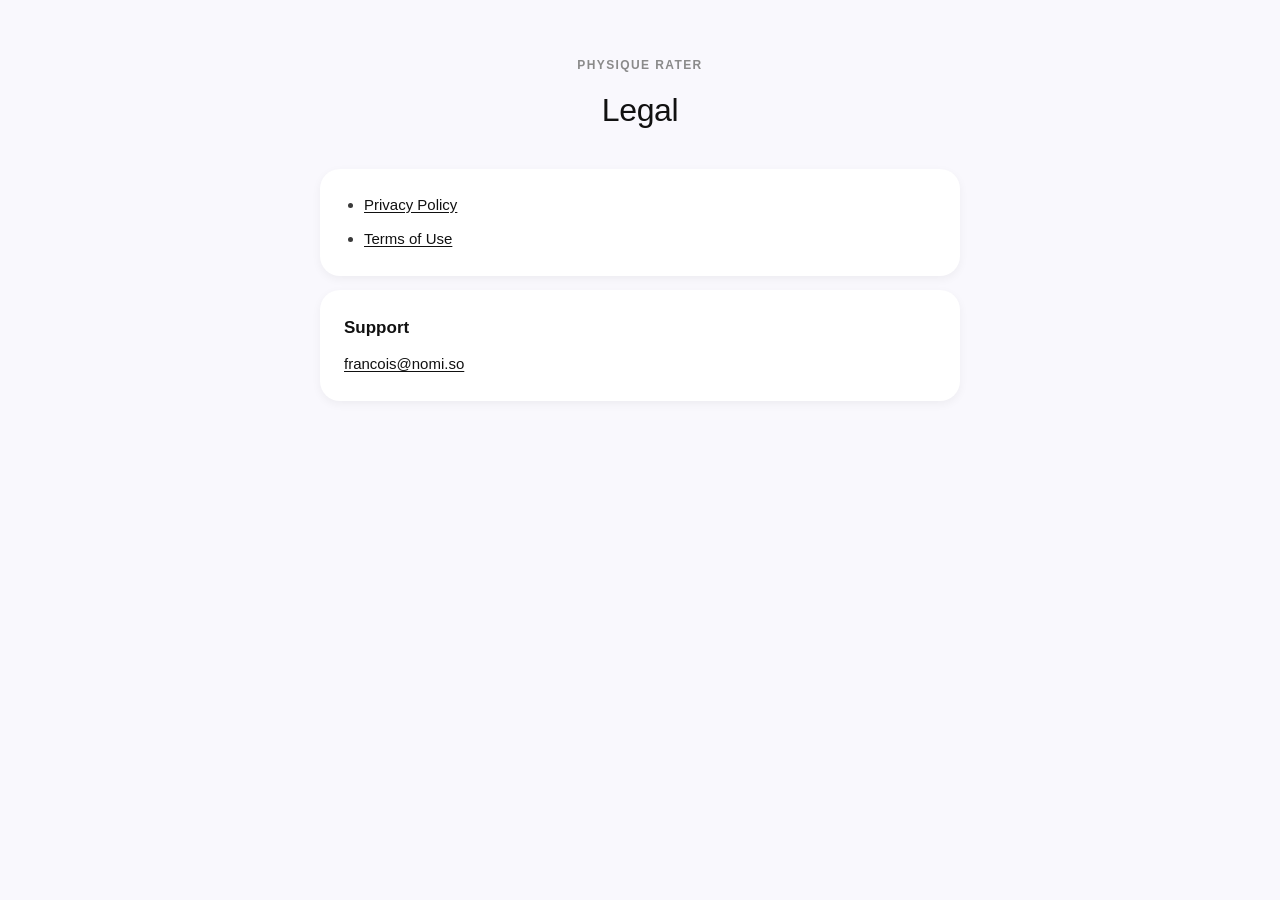
<file: index.html>
<!doctype html>
<html lang="en">
<head>
<meta charset="utf-8">
<meta name="viewport" content="width=device-width, initial-scale=1">
<title>Physique Rater</title>
<link rel="stylesheet" href="style.css">
</head>
<body>
<header>
  <div class="app">Physique Rater</div>
  <h1>Legal</h1>
</header>
<main>
<section>
  <ul>
    <li><a href="privacy.html">Privacy Policy</a></li>
    <li><a href="terms.html">Terms of Use</a></li>
  </ul>
</section>
<section>
  <h2>Support</h2>
  <p><a href="mailto:francois@nomi.so">francois@nomi.so</a></p>
</section>
</main>
</body>
</html>
</file>
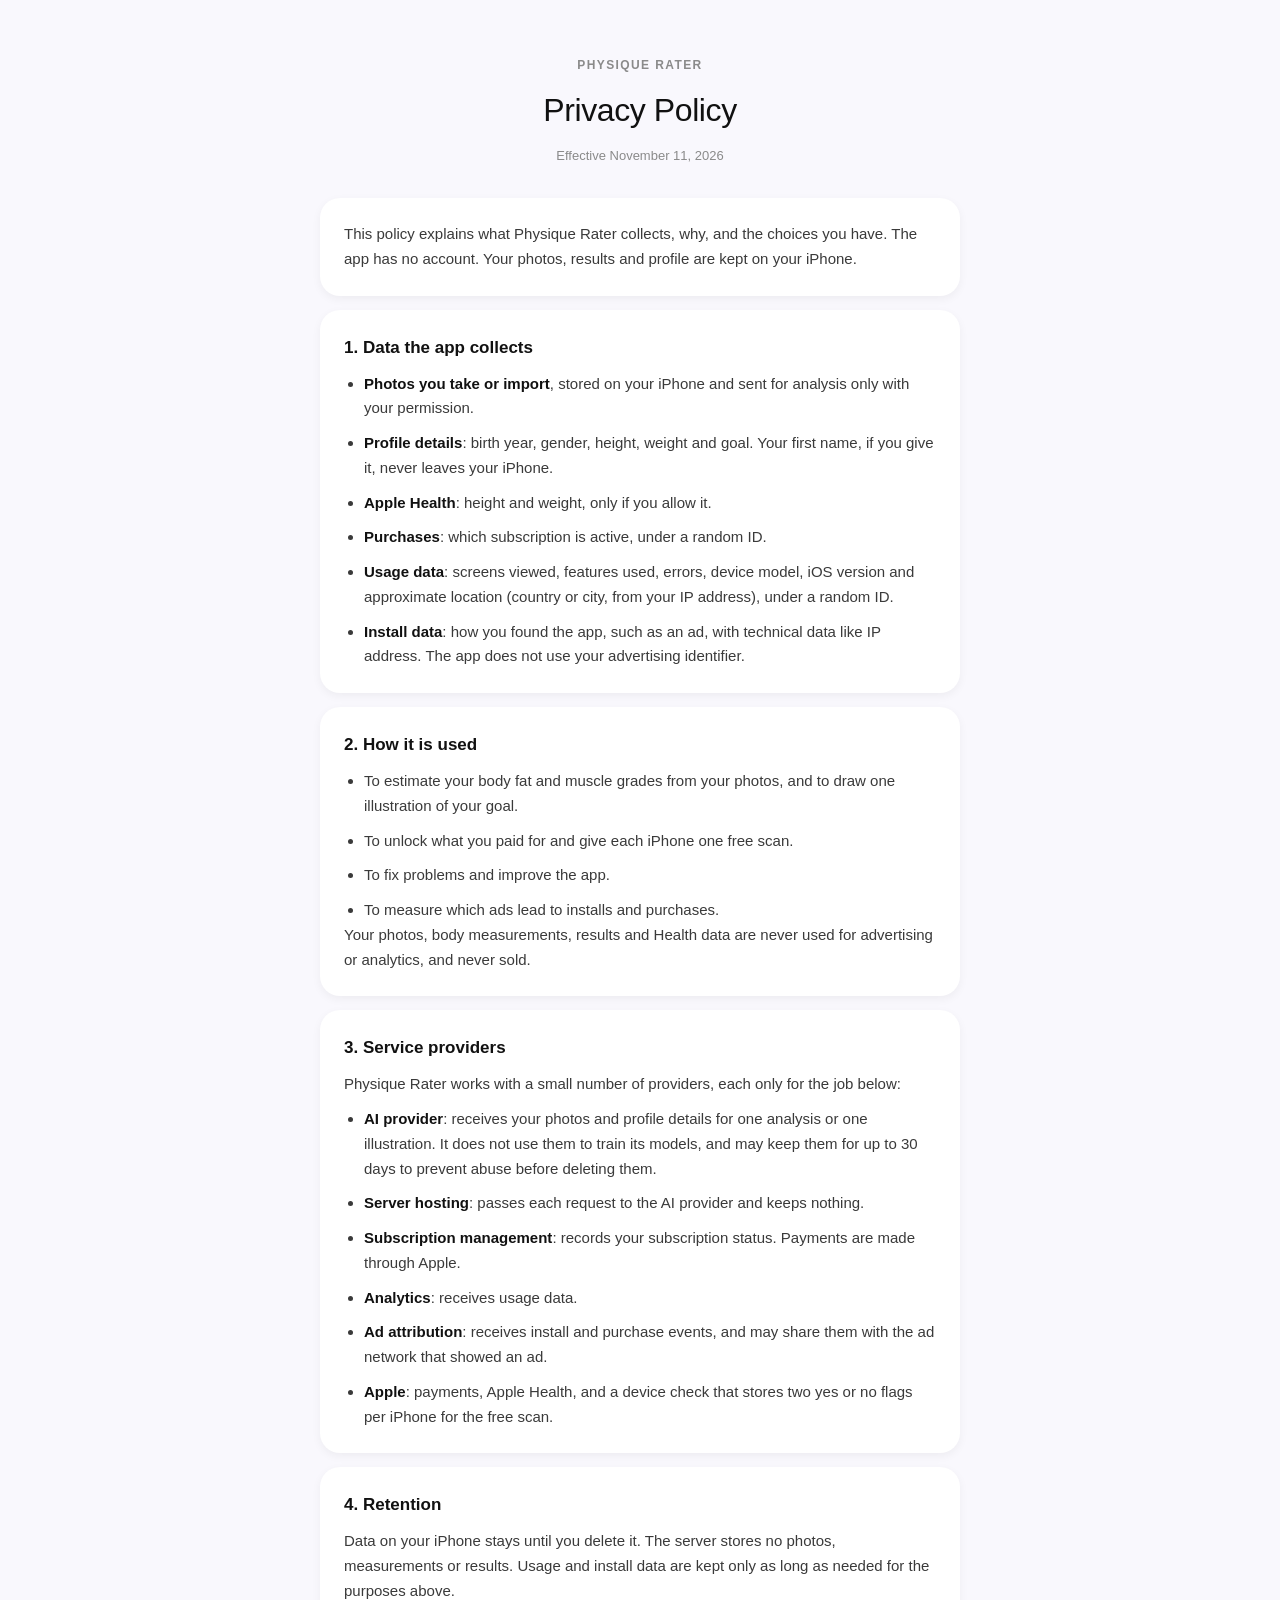
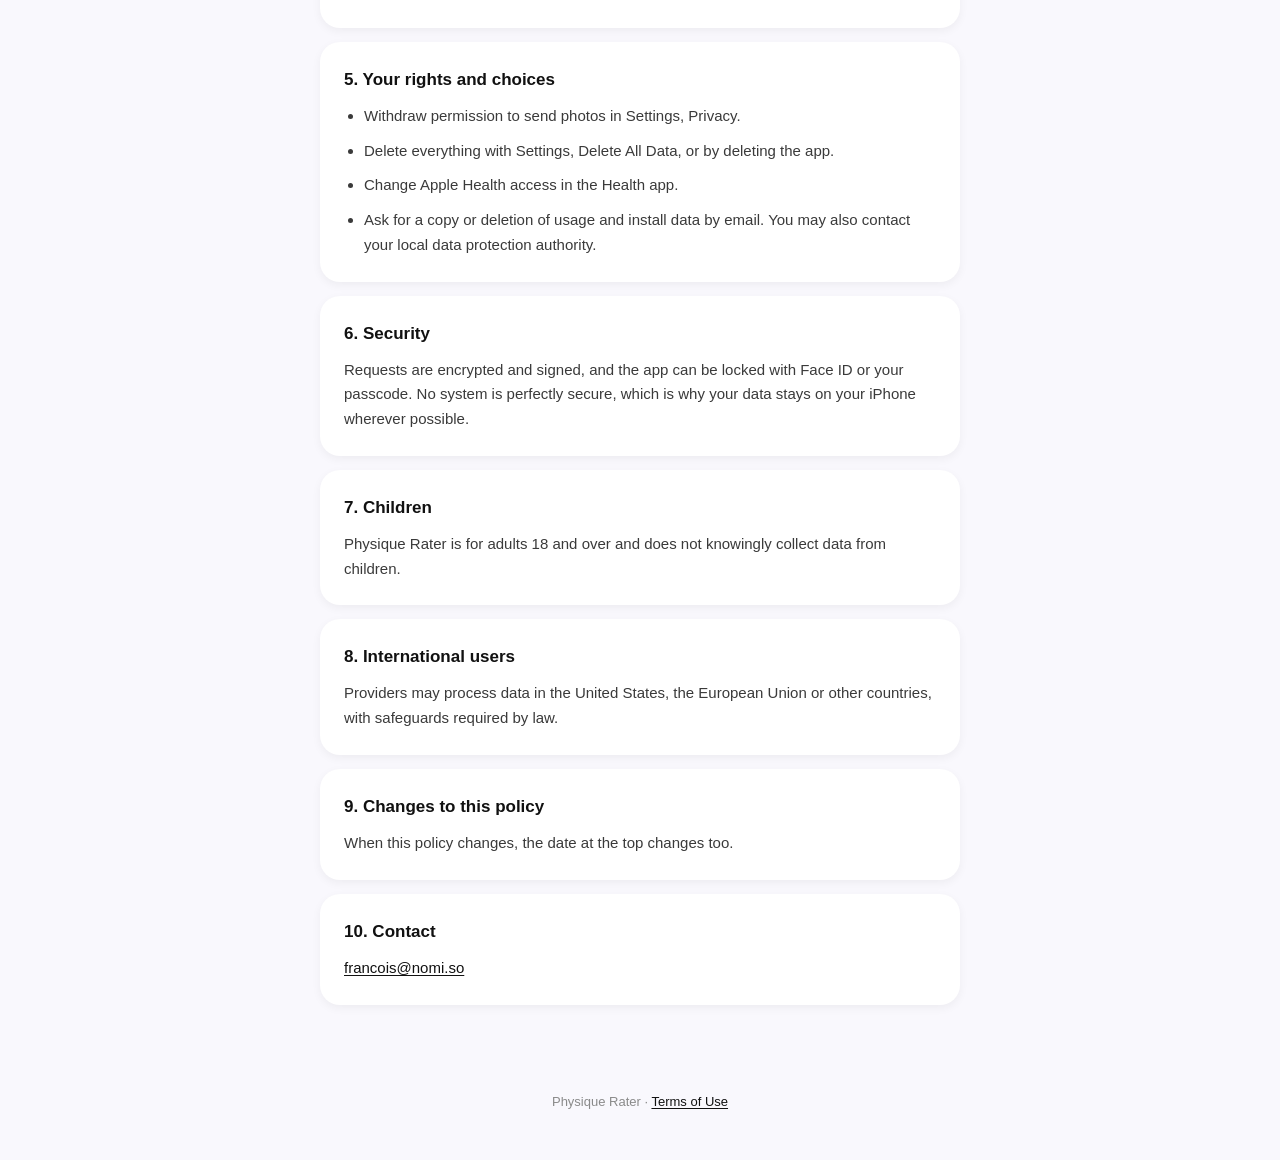
<file: privacy.html>
<!doctype html>
<html lang="en">
<head>
<meta charset="utf-8">
<meta name="viewport" content="width=device-width, initial-scale=1">
<title>Physique Rater Privacy Policy</title>
<link rel="stylesheet" href="style.css">
</head>
<body>
<header>
  <div class="app">Physique Rater</div>
  <h1>Privacy Policy</h1>
  <div class="date">Effective November 11, 2026</div>
</header>
<main>

<section>
  <p>This policy explains what Physique Rater collects, why, and the choices you have. The app has no account. Your photos, results and profile are kept on your iPhone.</p>
</section>

<section>
  <h2>1. Data the app collects</h2>
  <ul>
    <li><strong>Photos you take or import</strong>, stored on your iPhone and sent for analysis only with your permission.</li>
    <li><strong>Profile details</strong>: birth year, gender, height, weight and goal. Your first name, if you give it, never leaves your iPhone.</li>
    <li><strong>Apple Health</strong>: height and weight, only if you allow it.</li>
    <li><strong>Purchases</strong>: which subscription is active, under a random ID.</li>
    <li><strong>Usage data</strong>: screens viewed, features used, errors, device model, iOS version and approximate location (country or city, from your IP address), under a random ID.</li>
    <li><strong>Install data</strong>: how you found the app, such as an ad, with technical data like IP address. The app does not use your advertising identifier.</li>
  </ul>
</section>

<section>
  <h2>2. How it is used</h2>
  <ul>
    <li>To estimate your body fat and muscle grades from your photos, and to draw one illustration of your goal.</li>
    <li>To unlock what you paid for and give each iPhone one free scan.</li>
    <li>To fix problems and improve the app.</li>
    <li>To measure which ads lead to installs and purchases.</li>
  </ul>
  <p>Your photos, body measurements, results and Health data are never used for advertising or analytics, and never sold.</p>
</section>

<section>
  <h2>3. Service providers</h2>
  <p>Physique Rater works with a small number of providers, each only for the job below:</p>
  <ul>
    <li><strong>AI provider</strong>: receives your photos and profile details for one analysis or one illustration. It does not use them to train its models, and may keep them for up to 30 days to prevent abuse before deleting them.</li>
    <li><strong>Server hosting</strong>: passes each request to the AI provider and keeps nothing.</li>
    <li><strong>Subscription management</strong>: records your subscription status. Payments are made through Apple.</li>
    <li><strong>Analytics</strong>: receives usage data.</li>
    <li><strong>Ad attribution</strong>: receives install and purchase events, and may share them with the ad network that showed an ad.</li>
    <li><strong>Apple</strong>: payments, Apple Health, and a device check that stores two yes or no flags per iPhone for the free scan.</li>
  </ul>
</section>

<section>
  <h2>4. Retention</h2>
  <p>Data on your iPhone stays until you delete it. The server stores no photos, measurements or results. Usage and install data are kept only as long as needed for the purposes above.</p>
</section>

<section>
  <h2>5. Your rights and choices</h2>
  <ul>
    <li>Withdraw permission to send photos in Settings, Privacy.</li>
    <li>Delete everything with Settings, Delete All Data, or by deleting the app.</li>
    <li>Change Apple Health access in the Health app.</li>
    <li>Ask for a copy or deletion of usage and install data by email. You may also contact your local data protection authority.</li>
  </ul>
</section>

<section>
  <h2>6. Security</h2>
  <p>Requests are encrypted and signed, and the app can be locked with Face ID or your passcode. No system is perfectly secure, which is why your data stays on your iPhone wherever possible.</p>
</section>

<section>
  <h2>7. Children</h2>
  <p>Physique Rater is for adults 18 and over and does not knowingly collect data from children.</p>
</section>

<section>
  <h2>8. International users</h2>
  <p>Providers may process data in the United States, the European Union or other countries, with safeguards required by law.</p>
</section>

<section>
  <h2>9. Changes to this policy</h2>
  <p>When this policy changes, the date at the top changes too.</p>
</section>

<section>
  <h2>10. Contact</h2>
  <p><a href="mailto:francois@nomi.so">francois@nomi.so</a></p>
</section>

</main>
<footer>Physique Rater &middot; <a href="terms.html">Terms of Use</a></footer>
</body>
</html>
</file>
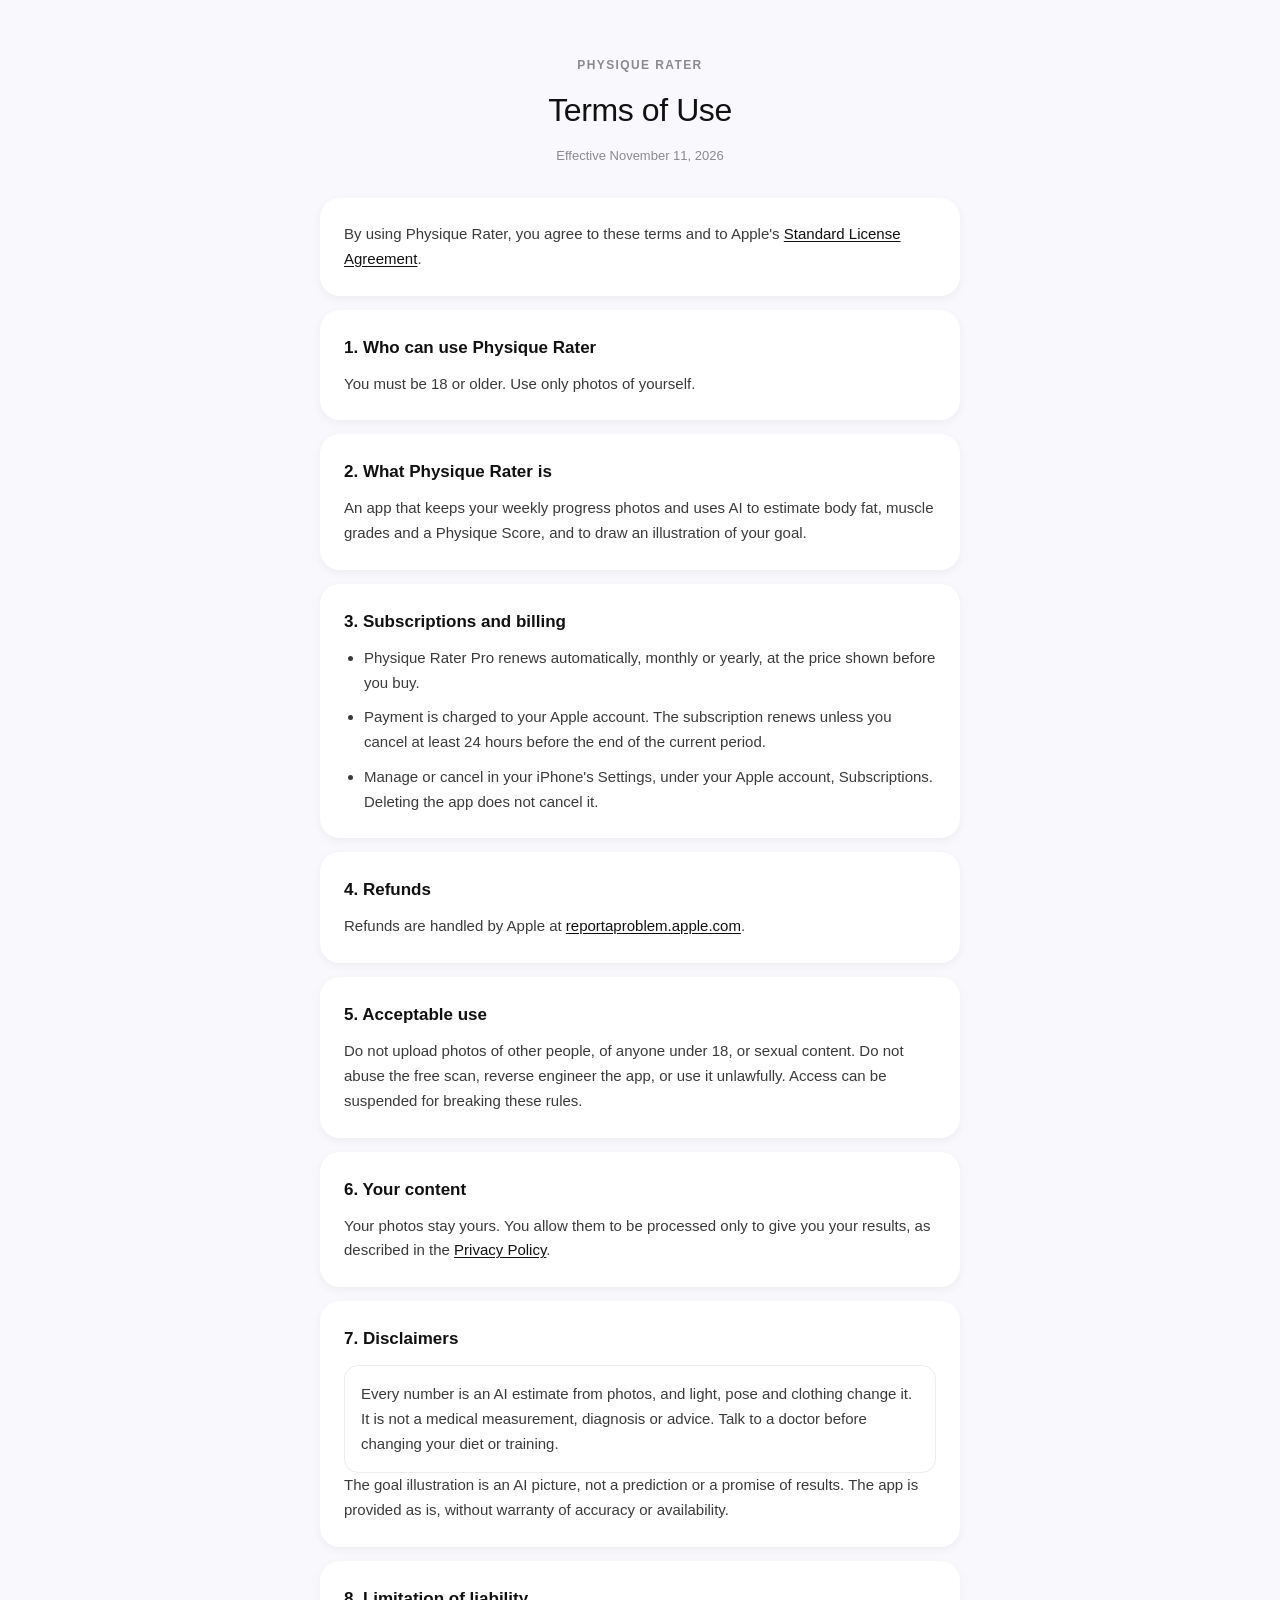
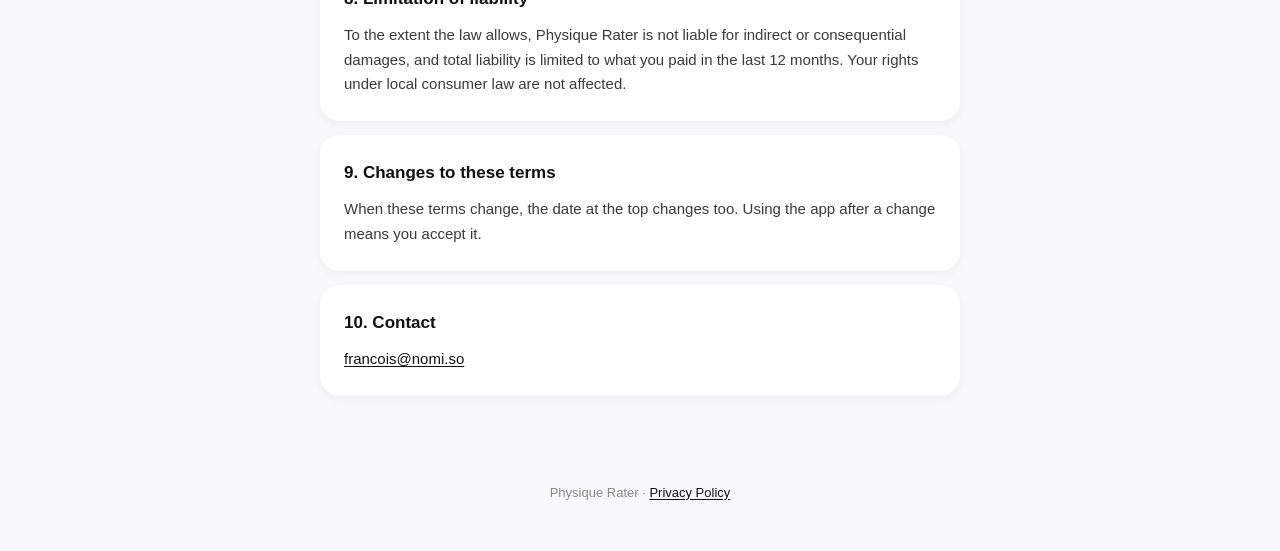
<file: terms.html>
<!doctype html>
<html lang="en">
<head>
<meta charset="utf-8">
<meta name="viewport" content="width=device-width, initial-scale=1">
<title>Physique Rater Terms of Use</title>
<link rel="stylesheet" href="style.css">
</head>
<body>
<header>
  <div class="app">Physique Rater</div>
  <h1>Terms of Use</h1>
  <div class="date">Effective November 11, 2026</div>
</header>
<main>

<section>
  <p>By using Physique Rater, you agree to these terms and to Apple's <a href="https://www.apple.com/legal/internet-services/itunes/dev/stdeula/">Standard License Agreement</a>.</p>
</section>

<section>
  <h2>1. Who can use Physique Rater</h2>
  <p>You must be 18 or older. Use only photos of yourself.</p>
</section>

<section>
  <h2>2. What Physique Rater is</h2>
  <p>An app that keeps your weekly progress photos and uses AI to estimate body fat, muscle grades and a Physique Score, and to draw an illustration of your goal.</p>
</section>

<section>
  <h2>3. Subscriptions and billing</h2>
  <ul>
    <li>Physique Rater Pro renews automatically, monthly or yearly, at the price shown before you buy.</li>
    <li>Payment is charged to your Apple account. The subscription renews unless you cancel at least 24 hours before the end of the current period.</li>
    <li>Manage or cancel in your iPhone's Settings, under your Apple account, Subscriptions. Deleting the app does not cancel it.</li>
  </ul>
</section>

<section>
  <h2>4. Refunds</h2>
  <p>Refunds are handled by Apple at <a href="https://reportaproblem.apple.com">reportaproblem.apple.com</a>.</p>
</section>

<section>
  <h2>5. Acceptable use</h2>
  <p>Do not upload photos of other people, of anyone under 18, or sexual content. Do not abuse the free scan, reverse engineer the app, or use it unlawfully. Access can be suspended for breaking these rules.</p>
</section>

<section>
  <h2>6. Your content</h2>
  <p>Your photos stay yours. You allow them to be processed only to give you your results, as described in the <a href="privacy.html">Privacy Policy</a>.</p>
</section>

<section>
  <h2>7. Disclaimers</h2>
  <div class="note">
    <p>Every number is an AI estimate from photos, and light, pose and clothing change it. It is not a medical measurement, diagnosis or advice. Talk to a doctor before changing your diet or training.</p>
  </div>
  <p>The goal illustration is an AI picture, not a prediction or a promise of results. The app is provided as is, without warranty of accuracy or availability.</p>
</section>

<section>
  <h2>8. Limitation of liability</h2>
  <p>To the extent the law allows, Physique Rater is not liable for indirect or consequential damages, and total liability is limited to what you paid in the last 12 months. Your rights under local consumer law are not affected.</p>
</section>

<section>
  <h2>9. Changes to these terms</h2>
  <p>When these terms change, the date at the top changes too. Using the app after a change means you accept it.</p>
</section>

<section>
  <h2>10. Contact</h2>
  <p><a href="mailto:francois@nomi.so">francois@nomi.so</a></p>
</section>

</main>
<footer>Physique Rater &middot; <a href="privacy.html">Privacy Policy</a></footer>
</body>
</html>
</file>
<file: style.css>
* { margin: 0; padding: 0; box-sizing: border-box; }
:root { color-scheme: light dark; --ink: #111; --body: #3a3a3a; --muted: #8a8a8a; --rule: #ececec; --ground: #f9f8fd; --card: #fff; }
@media (prefers-color-scheme: dark) {
  :root { --ink: #f5f5f5; --body: #c9c9c9; --muted: #8a8a8a; --rule: #2a2a2a; --ground: #000; --card: #141414; }
}
body { font-family: -apple-system, BlinkMacSystemFont, "Helvetica Neue", Helvetica, Arial, sans-serif; background: var(--ground);
  color: var(--body); line-height: 1.65; -webkit-font-smoothing: antialiased; }
header { text-align: center; padding: 56px 24px 32px; }
.app { font-size: 12px; font-weight: 600; letter-spacing: 1.4px; text-transform: uppercase; color: var(--muted); }
h1 { font-size: 32px; font-weight: 300; letter-spacing: -0.4px; color: var(--ink); margin-top: 8px; }
.date { font-size: 13px; color: var(--muted); margin-top: 8px; }
main { max-width: 680px; margin: 0 auto; padding: 0 20px 72px; }
section { background: var(--card); border-radius: 20px; padding: 24px; margin-bottom: 14px; box-shadow: 0 3px 10px rgba(0,0,0,0.05); }
h2 { font-size: 17px; font-weight: 600; color: var(--ink); margin-bottom: 10px; }
p, li { font-size: 15px; margin-bottom: 10px; }
p:last-child, li:last-child { margin-bottom: 0; }
ul { padding-left: 20px; }
strong { color: var(--ink); font-weight: 600; }
a { color: var(--ink); text-underline-offset: 2px; }
.note { border: 1px solid var(--rule); border-radius: 14px; padding: 16px; margin-top: 12px; }
footer { text-align: center; font-size: 13px; color: var(--muted); padding: 0 24px 48px; }
</file>
